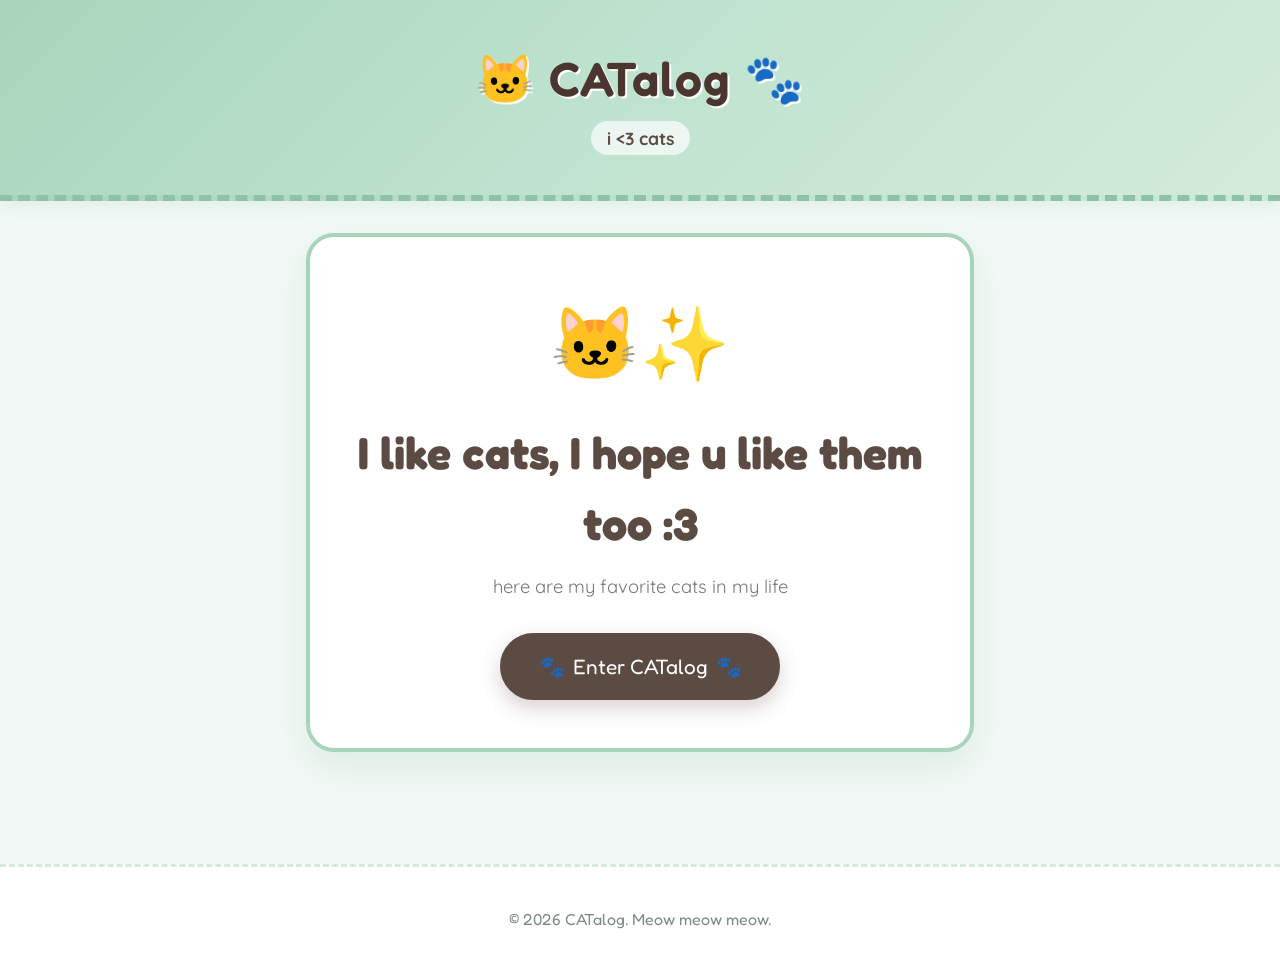
<file: landing.html>
<!DOCTYPE html>
<html lang="en">
<head>
    <meta charset="UTF-8">
    <meta name="viewport" content="width=device-width, initial-scale=1.0">
    <title>Welcome to CATalog 🐾</title>
    <!-- Cute Google Fonts -->
    <link rel="preconnect" href="https://fonts.googleapis.com">
    <link rel="preconnect" href="https://fonts.gstatic.com" crossorigin>
    <link href="https://fonts.googleapis.com/css2?family=Fredoka:wght@400;600&family=Quicksand:wght@500;700&display=swap" rel="stylesheet">
    
    <link rel="stylesheet" href="style.css">
    <style>
        body {
            display: flex;
            flex-direction: column;
            min-height: 100vh;
            justify-content: space-between;
        }

        .landing-hero {
            flex-grow: 1;
            display: flex;
            flex-direction: column;
            align-items: center;
            justify-content: center;
            text-align: center;
            padding: 2rem 1rem;
            max-width: 700px;
            margin: 0 auto;
        }

        .hero-card {
            background: #ffffff;
            border-radius: 28px;
            border: 4px solid #a8d5ba;
            padding: 3rem 2.5rem;
            box-shadow: 0 15px 35px rgba(143, 193, 166, 0.2);
            position: relative;
            overflow: hidden;
        }

        .hero-emoji {
            font-size: 4.5rem;
            margin-bottom: 1rem;
            animation: floatEmoji 3s ease-in-out infinite;
        }

        @keyframes floatEmoji {
            0%, 100% { transform: translateY(0); }
            50% { transform: translateY(-10px); }
        }

        .hero-card h1 {
            font-family: 'Fredoka', cursive;
            font-size: 2.8rem;
            color: #5c4b43;
            margin-bottom: 0.75rem;
        }

        .hero-card p {
            font-size: 1.15rem;
            color: #6e7c74;
            margin-bottom: 2rem;
        }

        .enter-btn {
            display: inline-flex;
            align-items: center;
            justify-content: center;
            gap: 0.5rem;
            background-color: #5c4b43; /* Chocolate brown */
            color: #ffffff;
            font-family: 'Fredoka', cursive;
            font-size: 1.3rem;
            padding: 0.85rem 2.2rem;
            border-radius: 50px;
            text-decoration: none;
            box-shadow: 0 8px 20px rgba(92, 75, 67, 0.25);
            transition: all 0.25s ease;
            border: 3px solid #5c4b43;
        }

        .enter-btn:hover {
            background-color: #a8d5ba; /* Pastel mint on hover */
            color: #5c4b43;
            transform: translateY(-4px) scale(1.03);
            box-shadow: 0 12px 25px rgba(168, 213, 186, 0.4);
            border-color: #5c4b43;
        }
    </style>
</head>
<body>
    <header class="site-header">
        <div class="header-container">
            <h1><span>🐱</span> CATalog <span>🐾</span></h1>
            <p class="subtitle">i <3 cats</p>
        </div>
    </header>

    <main class="landing-hero">
        <div class="hero-card">
            <div class="hero-emoji">🐱✨</div>
            <h1>I like cats, I hope u like them too :3</h1>
            <p>here are my favorite cats in my life</p>
            
            <!-- Link leading to your main catalog page (index.html) -->
            <a href="index.html" class="enter-btn">
                <span>🐾</span> Enter CATalog <span>🐾</span>
            </a>
        </div>
    </main>

    <footer class="site-footer">
        <p>&copy; 2026 CATalog. Meow meow meow.</p>
    </footer>
</body>
</html>
</file>
<file: style.css>
* {
    box-sizing: border-box;
    margin: 0;
    padding: 0;
}

body {
    font-family: 'Quicksand', sans-serif;
    background-color: #f2f8f5; /* Soft pastel minty cream background */
    color: #435048;
    line-height: 1.6;
}

/* Header */
.site-header {
    background: linear-gradient(135deg, #a8d5ba, #bfe3d0, #d4ebd9);
    color: #3b4d42;
    padding: 2.5rem 1rem;
    text-align: center;
    border-bottom: 6px dashed #8fc1a6;
    box-shadow: 0 4px 15px rgba(168, 213, 186, 0.3);
}

.header-container {
    max-width: 1200px;
    margin: 0 auto;
}

.site-header h1 {
    font-family: 'Fredoka', cursive;
    font-size: 3rem;
    font-weight: 600;
    letter-spacing: 1px;
    color: #4a352f; /* Chocolate brown text */
    text-shadow: 2px 2px 0px #ffffff;
}

.subtitle {
    font-family: 'Quicksand', sans-serif;
    color: #5c4b43;
    font-size: 1.1rem;
    font-weight: 700;
    margin-top: 0.25rem;
    background: rgba(255, 255, 255, 0.7);
    display: inline-block;
    padding: 0.2rem 1rem;
    border-radius: 20px;
}

/* Main Layout */
.main-content {
    max-width: 1200px;
    margin: 2.5rem auto;
    padding: 0 1rem;
}

/* Toolbar  */
.toolbar {
    display: flex;
    flex-wrap: wrap;
    gap: 1rem;
    background: #ffffff;
    padding: 1.25rem;
    border-radius: 20px;
    box-shadow: 0 8px 20px rgba(143, 193, 166, 0.15);
    border: 3px solid #d4ebd9;
    align-items: center;
    justify-content: space-between;
    margin-bottom: 1.5rem;
}

.search-box input,
.filter-group select {
    padding: 0.6rem 1rem;
    border: 2px solid #bfe3d0;
    border-radius: 12px;
    font-family: 'Quicksand', sans-serif;
    font-size: 0.95rem;
    font-weight: 600;
    color: #5c4b43;
    background-color: #fafbfc;
    outline: none;
    transition: all 0.2s ease;
}

.search-box input:focus,
.filter-group select:focus {
    border-color: #5c4b43; 
    background-color: #fff;
    box-shadow: 0 0 0 4px rgba(92, 75, 67, 0.1);
}

.search-box input {
    width: 260px;
}

.filter-group {
    display: flex;
    gap: 0.75rem;
    flex-wrap: wrap;
}

.view-toggles {
    display: flex;
    background: #d4ebd9;
    border-radius: 12px;
    padding: 4px;
    border: 2px solid #bfe3d0;
}

.toggle-btn {
    background: transparent;
    border: none;
    padding: 0.4rem 0.9rem;
    font-family: 'Fredoka', cursive;
    font-size: 0.95rem;
    color: #5c4b43;
    cursor: pointer;
    border-radius: 8px;
    transition: all 0.2s ease;
}

.toggle-btn.active {
    background: #5c4b43; 
    color: #ffffff;
    box-shadow: 0 2px 6px rgba(0, 0, 0, 0.1);
}

/* Stats Bar */
.stats-bar {
    font-family: 'Fredoka', cursive;
    font-size: 1.05rem;
    color: #5c4b43;
    margin-bottom: 1.5rem;
    text-align: center;
    letter-spacing: 0.5px;
}

/* Grid Card View */
.card-grid {
    display: grid;
    grid-template-columns: repeat(auto-fill, minmax(240px, 1fr));
    gap: 2rem;
}

.archive-card {
    background: #ffffff;
    border-radius: 20px;
    overflow: hidden;
    box-shadow: 0 10px 25px rgba(143, 193, 166, 0.15);
    border: 3px solid #d4ebd9;
    transition: transform 0.25s ease, box-shadow 0.25s ease;
    display: flex;
    flex-direction: column;
    cursor: pointer;
}

.archive-card:hover {
    transform: translateY(-8px) rotate(1deg);
    box-shadow: 0 15px 30px rgba(143, 193, 166, 0.25);
    border-color: #a8d5ba;
}

.archive-card img {
    width: 100%;
    height: 200px;
    object-fit: cover;
    background-color: #f2f8f5;
    border-bottom: 3px solid #d4ebd9;
}

.archive-card-body {
    padding: 1.25rem;
    display: flex;
    flex-direction: column;
    flex-grow: 1;
}

.archive-card-body h3 {
    font-family: 'Fredoka', cursive;
    font-size: 1.4rem;
    color: #5c4b43; 
    margin-bottom: 0.5rem;
    text-transform: capitalize;
}

.archive-card-body p {
    font-size: 0.95rem;
    color: #6e7c74;
    margin-bottom: 0.2rem;
}

.archive-card-body strong {
    color: #5c4b43;
}

/* Table View */
.table-container {
    background: #ffffff;
    border-radius: 20px;
    border: 3px solid #d4ebd9;
    overflow-x: auto;
    box-shadow: 0 10px 25px rgba(143, 193, 166, 0.15);
}

.archive-table {
    width: 100%;
    border-collapse: collapse;
    text-align: left;
    font-size: 1rem;
}

.archive-table th, 
.archive-table td {
    padding: 1rem 1.25rem;
    border-bottom: 2px solid #f2f8f5;
}

.archive-table th {
    font-family: 'Fredoka', cursive;
    background-color: #e6f4ed;
    color: #5c4b43;
    font-size: 1.1rem;
    letter-spacing: 0.5px;
}

.archive-table tbody tr {
    transition: background-color 0.15s ease;
    cursor: pointer;
}

.archive-table tbody tr:hover {
    background-color: #f9fbfb;
}

/* Image-Only Popup Modal Styles */
.modal {
    position: fixed;
    top: 0;
    left: 0;
    width: 100%;
    height: 100%;
    background-color: rgba(92, 75, 67, 0.55);
    backdrop-filter: blur(4px);
    display: flex;
    justify-content: center;
    align-items: center;
    z-index: 1000;
    padding: 1rem;
}

.modal-image-box {
    background: #ffffff;
    border-radius: 24px;
    border: 5px solid #a8d5ba; 
    max-width: 90vw;
    max-height: 90vh;
    padding: 15px;
    box-shadow: 0 20px 40px rgba(92, 75, 67, 0.25);
    position: relative;
    display: flex;
    flex-direction: column;
    align-items: center;
    animation: popUp 0.25s ease;
}

@keyframes popUp {
    0% { transform: scale(0.8); opacity: 0; }
    100% { transform: scale(1); opacity: 1; }
}

.close-btn {
    position: absolute;
    top: -15px;
    right: -15px;
    background: #5c4b43; 
    border: 3px solid #ffffff;
    font-size: 1.4rem;
    color: #ffffff;
    width: 40px;
    height: 40px;
    border-radius: 50%;
    cursor: pointer;
    display: flex;
    align-items: center;
    justify-content: center;
    box-shadow: 0 4px 10px rgba(0, 0, 0, 0.15);
    transition: all 0.2s ease;
}

.close-btn:hover {
    background: #43352f;
    transform: scale(1.1);
}

#modalImage {
    max-width: 80vw;
    max-height: 75vh;
    width: auto;
    height: auto;
    border-radius: 14px;
    object-fit: contain;
}

.modal-caption {
    font-family: 'Fredoka', cursive;
    font-size: 1.3rem;
    color: #5c4b43;
    margin-top: 0.75rem;
    text-transform: capitalize;
}

.hidden {
    display: none !important;
}

/* Footer */
.site-footer {
    text-align: center;
    padding: 2.5rem;
    color: #7b8d82;
    font-family: 'Fredoka', cursive;
    font-size: 1rem;
    border-top: 3px dashed #d4ebd9;
    margin-top: 5rem;
    background: #ffffff;
}
</file>
